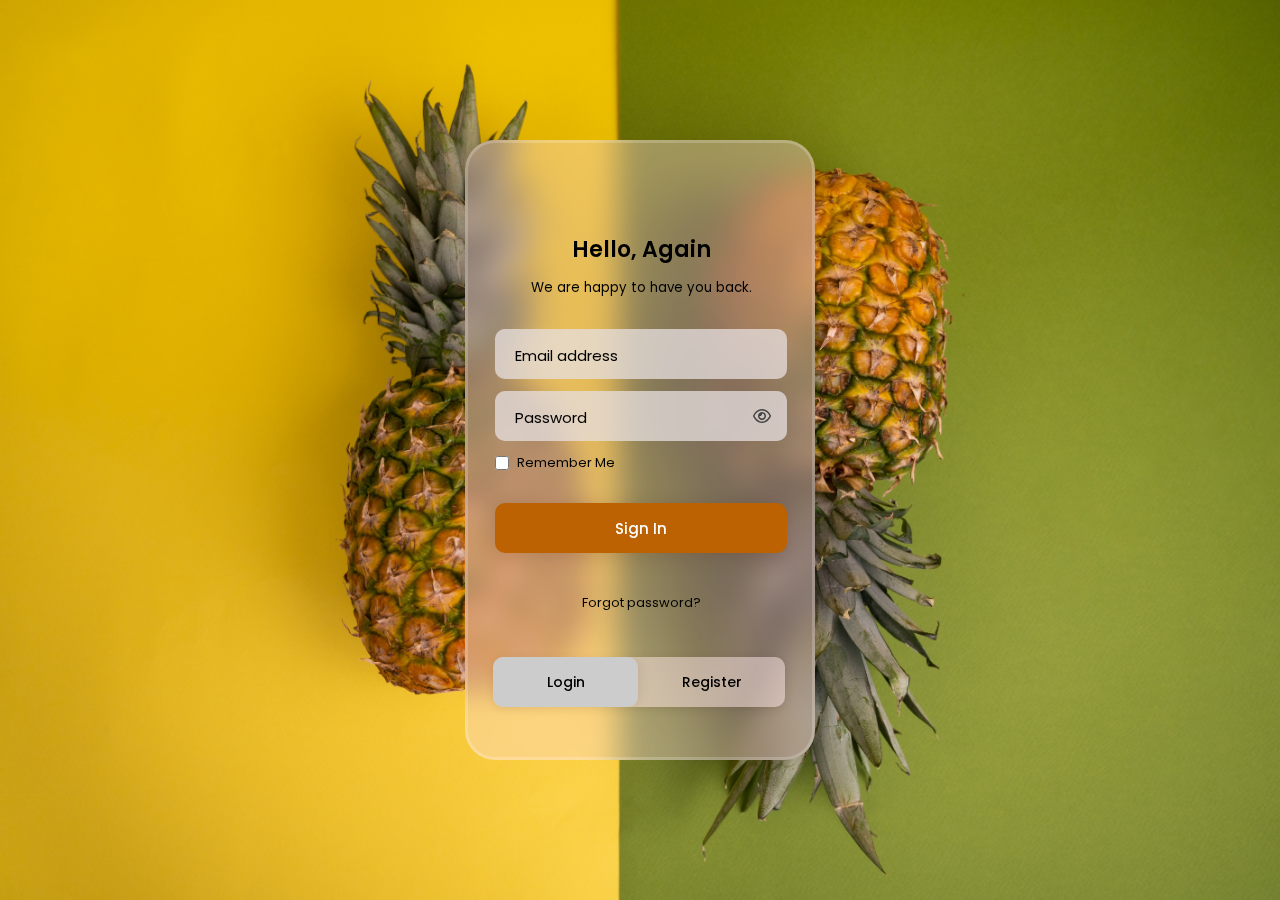
<file: index.html>
<!DOCTYPE html>
<html lang="en">
<head>
    <meta charset="UTF-8">
    <meta http-equiv="X-UA-Compatible" content="IE=edge">
    <meta name="viewport" content="width=device-width, initial-scale=1.0">
    <link rel="stylesheet" href="./css/inputStyle.css">
    <link rel="stylesheet" href="https://cdnjs.cloudflare.com/ajax/libs/font-awesome/6.4.0/css/all.min.css">
    <!-- java script file  -->
    <script src="./js/input.js" defer></script>
    <title>Login | hum Y gml </title>
</head>
<body>
    
 <div class="container">
    <div class="box">
        <!------------------ Login Box --------------------->
        <div class="box-login" id="login">

            <div class="top-header">
                <h3>Hello, Again</h3>
                <small>We are happy to have you back.</small>
            </div>
            <div class="input-group">
                <div class="input-field">
                    <input type="text" class="input-box" id="logEmail" required>
                    <label for="logEmail">Email address</label>
                </div>
                <div class="input-field">
                    <input type="password" class="input-box" id="logPassword" required>
                    <label for="logPassword">Password</label>
                     <div class="eye-area">
                            <div class="eye-box" onclick="myLogPassword()">
                                <i class="fa-regular fa-eye" id="eye"></i>
                                <i class="fa-regular fa-eye-slash" id="eye-slash"></i>
                            </div>
                     </div>
                </div>
                <div class="remember">
                    <input type="checkbox" id="formCheck" class="check">
                    <label for="formCheck"> Remember Me</label>
                </div>
                <div class="input-field">
                    <input type="submit" class="input-submit" value="Sign In">
                </div>
                <div class="forgot">
                    <a href="#">Forgot password?</a>
                </div>
            </div>

        </div>

     <!-------------------- Register --------------------------->
      
     <div class="box-register" id="register">

        <div class="top-header">
            <h3>Sign Up, Now</h3>
            <small>We are happy to have you with us.</small>
        </div>
        <div class="input-group">
            <div class="input-field">
                <input type="text" class="input-box" id="regUser" required>
                <label for="regUser">Username</label>
            </div>
            <div class="input-field">
                <input type="text" class="input-box" id="regEmail" required>
                <label for="regEmail">Email address</label>
            </div>
            <div class="input-field">
                <input type="password" class="input-box" id="regPassword" required>
                <label for="regPassword">Password</label>
                 <div class="eye-area">
                        <div class="eye-box" onclick="myRegPassword()">
                            <i class="fa-regular fa-eye" id="eye-2"></i>
                            <i class="fa-regular fa-eye-slash" id="eye-slash-2"></i>
                        </div>
                 </div>
            </div>
            <div class="remember">
                <input type="checkbox" id="formCheck-2" class="check">
                <label for="formCheck-2"> Remember Me</label>
            </div>
            <div class="input-field">
                <input type="submit" class="input-submit" value="Sign In">
            </div>
            
        </div>

    </div>

    <!------------------------ Switch -------------------------->
      
    <div class="switch">
        <a href="#" class="login" onclick="login()">Login</a>
        <a href="#" class="register" onclick="register()">Register</a>
        <div class="btn-active" id="btn"></div>
    </div>

    </div>
 </div>
 <!-- popup un valid  -->

 <div id="popup1" class="overlay">
	<div class="popup">
		<h2>OOPS</h2>
		<a class="close" href="#">&times;</a>
		<div class="content">
			please enter valid email OR password
		</div>
	</div>
</div>

</body>
</html>
</file>
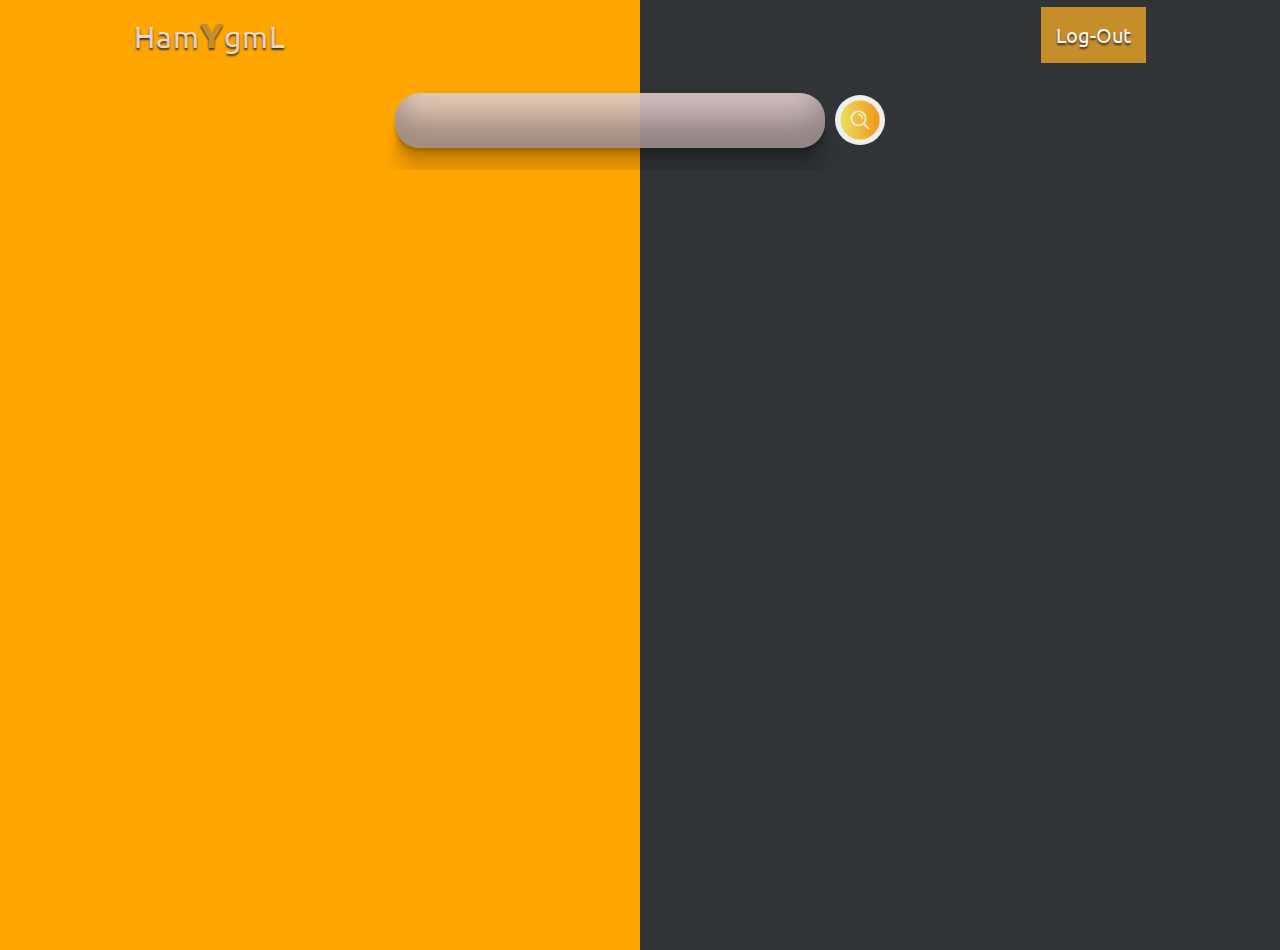
<file: index1.html>
<!DOCTYPE html>
<html lang="en">
<head>
    <meta charset="UTF-8">
    <meta http-equiv="X-UA-Compatible" content="IE=edge">
    <meta name="viewport" content="width=device-width, initial-scale=1.0">
    <link rel="stylesheet" href="./css/stylee.css">
    <script src="./js/app.js" defer></script>
    <title>HamYgmL</title>
</head>
<body>
    <!-- the main i contain all div and section in my page  -->
    <main>
        <!-- nav bar contain the logo name  -->
        <nav>
            <div class="logo-div">
                <h1 class="logo-name">Ham<span class="style-of-y">Y</span>gmL</h1>
            </div>
            <div class="log-out">
                <input type="button" value="log-out" id="loIout" onclick="returnLogin()"> 
            </div>
        </nav>

        <!-- it feld input to search for the meals and contain the btn search  -->
        <article>
            <div class="input-div">
                <input type="text" class="input-text" required title="please enter ur mail with the correct name">
                <button id="input-btn"><img src="./images/btn-search.png" alt="button search" class="btn-image" draggable="false"></button>
            </div>
        </article>
        <!-- section one is the contain img & name for the product  -->
        <section>
            <div class="container">
            </div>
        </section>
        <section class="fixed displayNone">
        </section>


        <!-- end nav  -->

    </main>
</body>
</html>
</file>
<file: css/inputStyle.css>
@import url('https://fonts.googleapis.com/css2?family=Poppins:wght@400;500&display=swap');

*{
    margin: 0;
    padding: 0;
    box-sizing: border-box;
    font-family: 'Poppins',sans-serif;
}
body{
    background: url("../images/pexels-shvets-production-7194787.jpg");
    background-size: cover;
    background-position: center;
    background-repeat: no-repeat;
    background-attachment: fixed;
}
.container{
    display: flex;
    justify-content: center;
    align-items: center;
    min-height: 100vh;
}
.box{
    display: flex;
    flex-direction: row;
    position: relative;
    padding: 60px 20px 30px 20px;
    height: 620px;
    width: 350px;
    background-color: rgba(255, 220, 220, 0.4);
    border-radius: 30px;
    -webkit-backdrop-filter: blur(15px);
    backdrop-filter: blur(15px);
    border: 3px solid rgba(255, 255, 255, 0.2);
    overflow: hidden;

}
.box-login{
    position: absolute;
    width: 85%;
    left: 27px;
    transition: .5s ease-in-out; 
}
.box-register{
    position: absolute;
    width: 85%;
    right: -350px;
    transition: .5s ease-in-out; 
}
.top-header{
    text-align: center;
    margin: 30px 0;
}
.top-header h3{
    font-size: 22px;
    font-weight: 600;
    margin-bottom: 8px
}
.input-group{
    width: 100%;
}
.input-field{
    margin: 12px 0;
    position: relative;
}
.input-box{
    width: 100%;
    height: 50px;
    font-size: 15px;
    color: #040404;
    border: none;
    border-radius: 10px;
    padding: 7px 45px 0 20px;
    background: rgba(224, 223, 223, 0.6);
    backdrop-filter: blur(2px);
    outline: none;
}
.input-field label{
    position: absolute;
    left: 20px;
    top: 15px;
    font-size: 15px;
    transition: .3s ease-in-out;
}
.input-box:focus ~ label,.input-box:valid ~ label{
    top: 2px;
    font-size: 10px;
    color: #c12828;
    font-weight: 500;
}

.eye-area{
    position: absolute;
    top: 25px;
    right: 25px;
}
.eye-box{
    display: flex;
    justify-content: center;
    align-items: center;
    position: relative;
}
i{
    position: absolute;
    color: #444444;
    cursor: pointer;
}
#eye,#eye-2{
    opacity: 1;
}
#eye-slash,#eye-slash-2{
    opacity: 0;
}

.remember{
    display: flex;
    font-size: 13px;
    margin: 12px 0 30px 0;
    color: #000;
}
.check{
    margin-right: 8px;
    width: 14px;
}
.input-submit{
    width: 100%;
    height: 50px;
    font-size: 15px;
    font-weight: 500;
    border: none;
    border-radius: 10px;
    background: #bc6202;
    color: #fff;
    box-shadow: 0px 4px 20px rgba(62, 9, 9, 0.145);
    cursor: pointer;
    transition: .4s;
}
.input-submit:hover{
    background: #db3e00;
    box-shadow: 0px 4px 20px rgba(62, 9, 9, 0.32);
}
.forgot{
    text-align: center;
    font-size: 13px;
    font: 500;
    margin-top: 40px;
}
.forgot a{
    text-decoration: none;
    color: #000;
}
.switch{
    display: flex;
    position: absolute;
    bottom: 50px;
    left: 25px;
    width: 85%;
    height: 50px;
    background: rgba(255, 255, 255, 0.16);
    backdrop-filter: blur(10px);
    border-radius: 10px;
    box-shadow: 0px 2px 10px rgba(0, 0, 0, 0.1);
    overflow: hidden;
}
.switch a{
    display: flex;
    justify-content: center;
    align-items: center;
    font-size: 14px;
    font-weight: 500;
    color: #000;
    text-decoration: none;
    width: 50%;
    border-radius: 10px;
    z-index: 10;
}
#btn{
    position: absolute;
    bottom: 0;
    left: 0;
    width: 145px;
    height: 50px;
    background: #cccccd;
    border-radius: 10px;
    box-shadow: 2px 0px 12px rgba(0, 0, 0, 0.1);
    transition: .5s ease-in-out;
}
/* popup un valid  */

.overlay {
    position: fixed;
    top: 0;
    bottom: 0;
    left: 0;
    right: 0;
    background: rgba(0, 0, 0, 0.7);
    transition: opacity 500ms;
     visibility: hidden;
    opacity: 0; 
  } 
  .overlay:target {
    visibility: visible;
    opacity: 1;
  }
  
  .popup {
    margin: 70px auto;
    padding: 20px;
    background: #fff;
    border-radius: 5px;
    width: 30%;
    position: relative;
    transition: all 5s ease-in-out;
    text-align: center;
  }
  
  .popup h2 {
    margin-top: 0;
    color: #333;
    font-family: Tahoma, Arial, sans-serif;
  }
  .popup .close {
    position: absolute;
    top: 20px;
    right: 30px;
    transition: all 200ms;
    font-size: 30px;
    font-weight: bold;
    text-decoration: none;
    color: #333;
  }
  .popup .close:hover {
    color: #06D85F;
  }
  .popup .content {
    max-height: 30%;
    overflow: auto;
  }
  
  @media screen and (max-width: 700px){
    .box{
      width: 70%;
    }
    .popup{
      width: 70%;
    }
  }
</file>
<file: css/stylee.css>
/*  google fonts  */

@import url("https://fonts.googleapis.com/css2?family=Josefin+Sans:wght@600&family=Ubuntu:ital,wght@0,500;1,400;1,700&display=swap");

* {
  padding: 0;
  margin: 0;
  box-sizing: border-box;
}
:root {
  --main-color: #fae3e3e4;
  --main-background-color: #ffa500;
  --text-shadow-bold: #303437 0 2px 2px;
}

body {
  font-family: "Josefin Sans", sans-serif;
  font-family: "Ubuntu", sans-serif;
  background: linear-gradient(to right, #ffa500 50%, #303437 50%);
  text-shadow: var(--text-shadow-bold);
}

.displayNone {
  display: none;
}

/* navbar logo and img  */

nav {
  overflow: hidden;
  width: 100%;
  height: 70px;
  display: flex;
  flex-basis: 50%;
  align-items: center;
}
nav .log-out{
  display: flex;
  justify-content: center;
  align-items: center;
  margin: auto;
}
nav .log-out input#loIout{
  all: unset;
  padding: 15px;
  cursor: pointer;
  text-transform: capitalize;
  background-color: #c58e28;
  color: #fff2ee;
  transition: .3s linear;
  font-size: 20px;
}

nav .log-out input#loIout:hover{
  background-color: #fff2ee;
  color: #ac9261;
}

.logo-div {
  width: 50%;
  height: 100%;
  margin: auto;
  display: flex;
  align-items: center;
}
.logo-name {
  display: block;
  line-height: 5px;
  font-size: 30px;
  color: var(--main-color);
  letter-spacing: 1px;
  font-weight: 400;
  cursor: pointer;
  transition: all 0.4s linear;
}

.logo-name:hover {
  color: #695a3f;
}

.style-of-y {
  font-size: 35px;
  font-weight: 700;
  color: #c58e28;
}

/* end the logo nav bar and the logo img  */

/* input felid  */

.input-div {
  width: 80%;
  height: 100px;
  margin: auto;
  display: flex;
  justify-content: center;
  align-items: center;
  overflow: hidden;
}
.input-text {
  all: unset;
  background-color: var(--main-color);
  color: #2c2d2f;
  height: 35%;
  width: 40%;
  border-radius: 25px;
  padding: 2px;
  margin-right: 10px;
  padding: 10px;
  text-align: center;
  font-size: 25px;
  text-transform: capitalize;
  text-shadow: #303437 0 2px 2px;
  box-shadow: rgba(0, 0, 0, 0.17) 0px -23px 25px 0px inset,
    rgba(0, 0, 0, 0.15) 0px -36px 30px 0px inset,
    rgba(0, 0, 0, 0.1) 0px -79px 40px 0px inset, rgba(0, 0, 0, 0.06) 0px 2px 1px,
    rgba(0, 0, 0, 0.09) 0px 4px 2px, rgba(0, 0, 0, 0.09) 0px 8px 4px,
    rgba(0, 0, 0, 0.09) 0px 16px 8px, rgba(0, 0, 0, 0.09) 0px 32px 16px;
}

#input-btn {
  width: 50px;
  height: 50px;
  border-radius: 50%;
  border: none;
  cursor: pointer;
}
.btn-image {
  width: 100%;
  height: 100%;
}

/* cards info  */

section {
  min-height: calc(100vh - 170px);
  width: 100%;
}
.container {
  width: 80%;
  margin: auto;
  height: 100%;
  margin-top: 50px;
  display: flex;
  justify-content: center;
  align-items: center;
  flex-direction: row;
  flex-wrap: wrap;
}
.cards {
  width: 19%;
  height: 300px;
  border-radius: 10px;
  margin: 10px;
  background-color: #fff2ee;
  box-shadow: inset 0 -3em 3em rgba(0, 0, 0, 0.1), 0 0 0 2px rgb(255, 255, 255),
    0.3em 0.3em 1em rgba(0, 0, 0, 0.3);
  box-shadow: 0px 0px 5px 0px rgb(120, 111, 111);
}
.cards-image {
  width: 100%;
  height: 60%;
}

.card-meals-image {
  width: 100%;
  height: 100%;
  display: block;
  border-top-left-radius: 10px;
  border-top-right-radius: 10px;
}

.cards-text {
  width: 100%;
  height: 40%;
  display: flex;
  justify-content: center;
  align-items: center;
  flex-direction: column;
}

.meals-name {
  height: 40%;
  font-size: 10px;
  font-weight: 700;
  text-transform: capitalize;
}
.more-details {
  padding: 15px;
  background-color: var(--main-background-color);
  border: none;
  border-radius: 20px;
  font-size: 15px;
  font-weight: 700;
  text-transform: capitalize;
  cursor: pointer;
  color: var(--main-color);
  text-shadow: #303437 0 2px 2px;
  transition: all 0.4s ease-in-out;
}
.more-details:hover {
  background-color: #ac9261;
}

/* fixed section it show when u want to more details  */
.fixed {
  position: fixed;
  right: 0;
  top: 0;
}

.container-fixed {
  width: 80%;
  height: 80%;
  background-color: antiquewhite;
  margin: auto;
  overflow: hidden;
  text-align: center;
  border-radius: 20px;
  background-color: var(--main-background-color);
  color: var(--main-color);
  box-shadow: 0px 0px 5px 0px rgb(120, 111, 111);
  text-transform: capitalize;
  position: relative;
}

.name {
  font-size: 45px;
  font-weight: 700;
  margin: 80px 0;
}

.country {
  font-size: 35px;
  margin: 20px 0;
}
.detail-about-meal {
  font-size: 25px;
  margin: 30px 0;
  padding: 5px;
}

.fixedImage {
  width: 150px;
  height: 150px;
  border-radius: 50%;
  margin: 20px 0;
}

.link-youtube {
  font-size: 25px;
  text-align: center;
  margin: 50px 0;
  display: block;
}
.close {
  width: 60px;
  height: 60px;
  border-radius: 50%;
  position: absolute;
  right: 20px;
  top: 20px;
  cursor: pointer;
}
.close img {
  width: 100%;
  height: 100%;
}

/* message not found if user entre the not valid name for meals */

.messageNotFond {
  margin-top: 50px;
  display: flex;
  justify-content: center;
  align-items: center;
  margin: auto;
  flex-direction: column;
  border-radius: 15px;
  text-transform: capitalize;
  font-weight: 700;
  width: 70%;
  height: 150px;
  background-color: var(--main-color);
  box-shadow: inset 0 -3em 3em rgba(0, 0, 0, 0.1), 0 0 0 2px rgb(255, 255, 255),
    0.3em 0.3em 1em rgba(0, 0, 0, 0.3);
}
.messageNotFond h1,
.messageNotFond p {
  display: block;
  padding: 10px;
}

/* -------------------------- */

/*   /* Styles for screens with a max width of 768px or less */

@media only screen and (max-width: 768px) {
  /* Styles for screens with a max width of 768px or less */

  /* Add padding to body */
  body {
    padding: 0 20px;
  }
    /* center the loge div inside the nav */
    .logo-div {
      justify-content: center;
    }

  /* logo size  */
  .logo-name {
    font-size: 25px;
  }
  /* input filed */
  .input-div{
    width: 100%;
  }
  .input-text{
    width: 90%;
  }

  /* update cards size  */
  
  .cards{
    width: 60%;
  }

  /* resize height of fixed section  */
  .fixed{
    top: 50px;
  }
  .name{
    font-size: 30px;
    margin: 2.5em 0 20px 0;
  }
  .country{
    font-size: 20px;
    margin: 0;
  }
  .detail-about-meal{
    font-size: 15px;
  }
  .close{
    width: 40px;
    height: 40px;
  }
}
</file>
